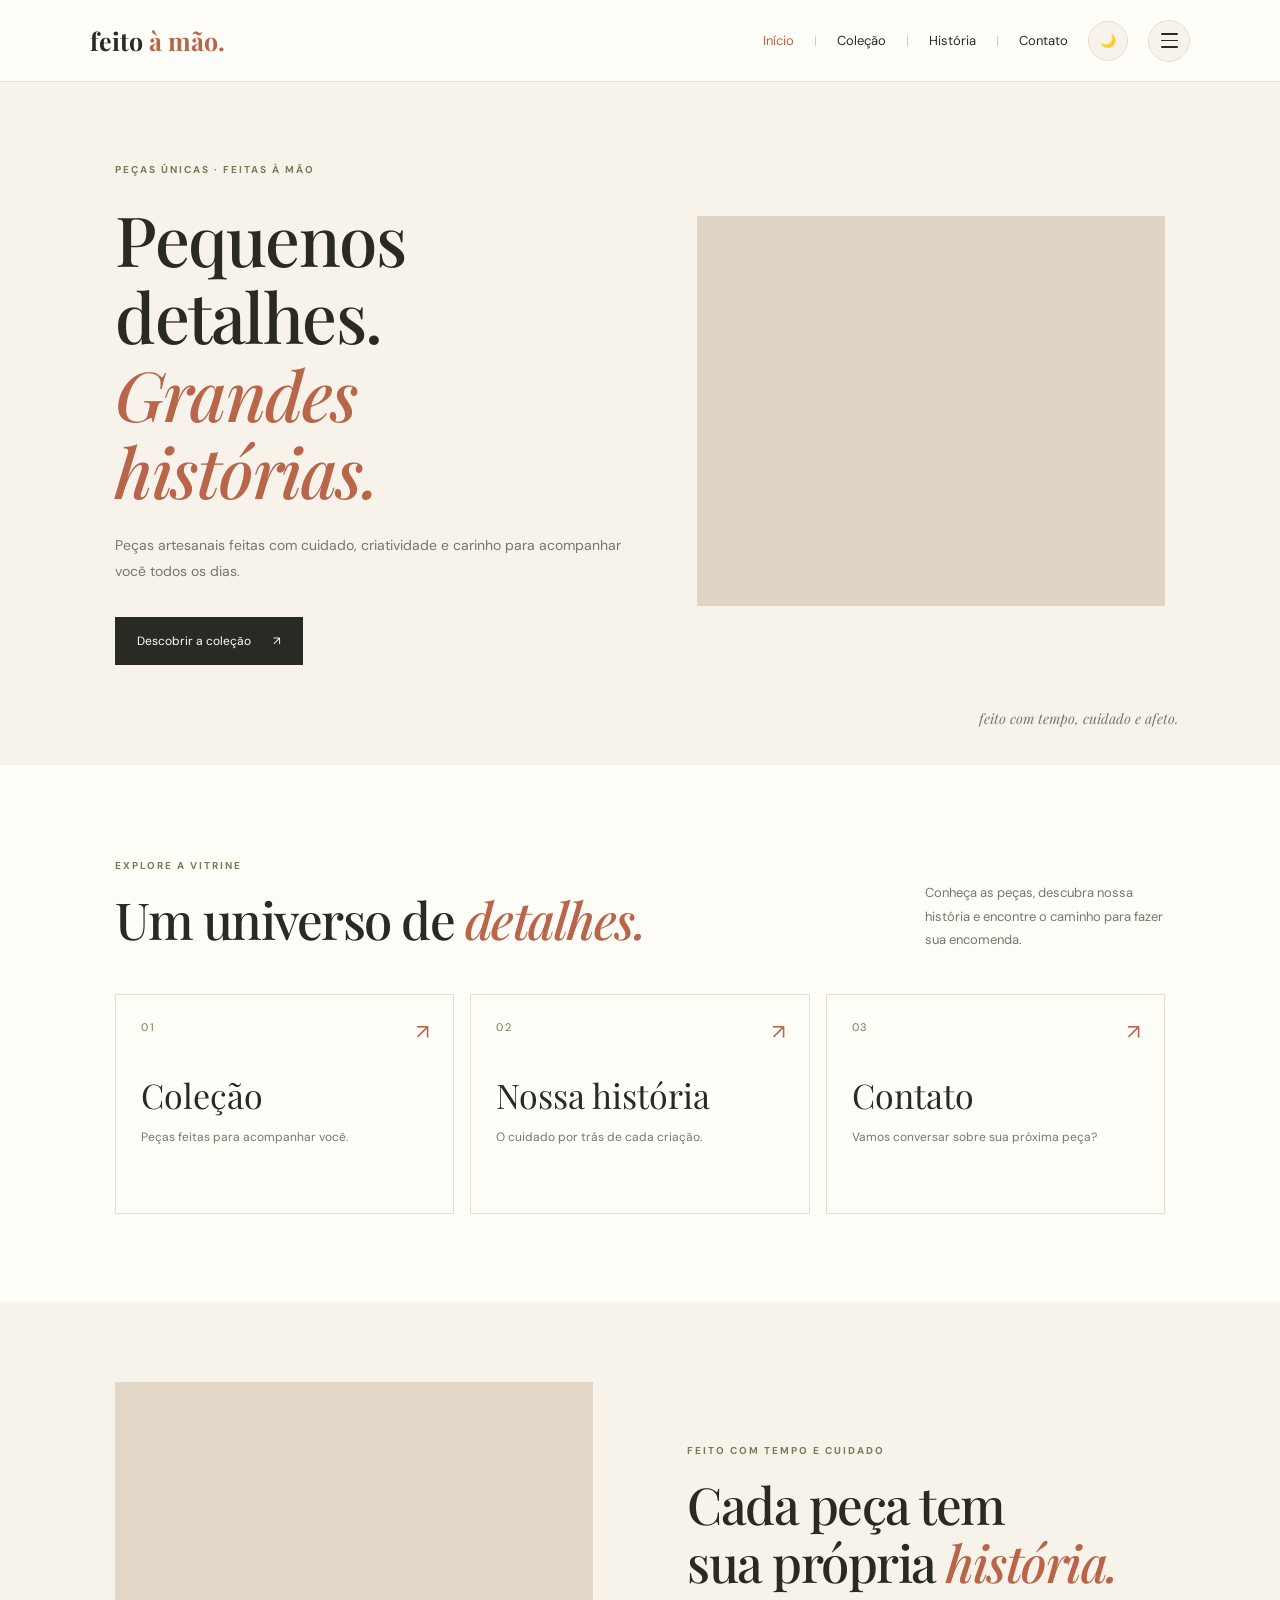
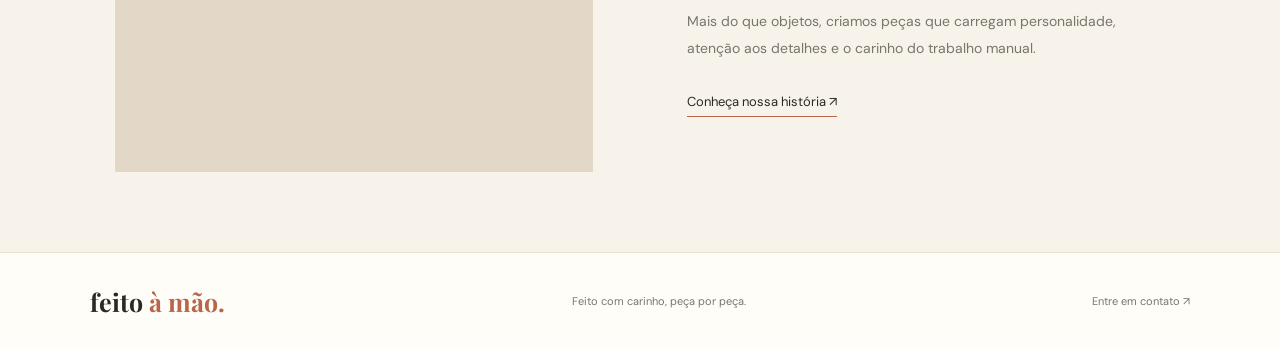
<file: index.html>
<!DOCTYPE html>
<html lang="pt-BR">
<head>
  <meta charset="UTF-8">
  <meta name="viewport" content="width=device-width, initial-scale=1">
  <meta name="theme-color" content="#f7f3eb">
  <meta name="description" content="Peças artesanais feitas com carinho. Conheça nossa coleção de bolsas, nécessaires e acessórios.">
  <title>Feito à Mão | Vitrine Artesanal</title>

  <!-- Open Graph / preview de link (WhatsApp, Telegram, etc.) -->
  <meta property="og:type" content="website">
  <meta property="og:locale" content="pt_BR">
  <meta property="og:site_name" content="Feito à Mão">
  <meta property="og:title" content="Feito à Mão | Vitrine Artesanal">
  <meta property="og:description" content="Peças artesanais feitas com carinho. Conheça nossa coleção de bolsas, nécessaires e acessórios.">
  <meta property="og:url" content="https://guilhermechieregato7-beep.github.io/website-/">
  <meta property="og:image" content="https://images.unsplash.com/photo-1452860606245-08befc0ff44b?auto=format&amp;fit=crop&amp;w=1200&amp;h=630&amp;q=80">

  <meta name="twitter:card" content="summary_large_image">
  <meta name="twitter:title" content="Feito à Mão | Vitrine Artesanal">
  <meta name="twitter:description" content="Peças artesanais feitas com carinho. Conheça nossa coleção de bolsas, nécessaires e acessórios.">
  <meta name="twitter:image" content="https://images.unsplash.com/photo-1452860606245-08befc0ff44b?auto=format&amp;fit=crop&amp;w=1200&amp;h=630&amp;q=80">

  <link rel="preconnect" href="https://fonts.googleapis.com">
  <link rel="preconnect" href="https://fonts.gstatic.com" crossorigin>
  <link href="https://fonts.googleapis.com/css2?family=DM+Sans:wght@400;500;600;700&family=Playfair+Display:ital,wght@0,500;0,600;0,700;1,500;1,600&display=swap" rel="stylesheet">
  <link rel="stylesheet" href="styles.css">
  <link rel="stylesheet" href="site.css">
  <script src="site.js" defer></script>
</head>
<body>
  <header class="header site-header">
    <a class="logo" href="index.html" aria-label="Feito à mão — início">feito <span>à mão.</span></a>
    <nav class="primary-nav" aria-label="Navegação principal">
      <a href="index.html" aria-current="page">Início</a><span class="nav-separator" aria-hidden="true">|</span>
      <a href="pages/colecao.html">Coleção</a><span class="nav-separator" aria-hidden="true">|</span>
      <a href="pages/historia.html">História</a><span class="nav-separator" aria-hidden="true">|</span>
      <a href="pages/contato.html">Contato</a>
      <button id="publicThemeToggle" class="theme-toggle" type="button" aria-label="Ativar modo escuro">🌙</button>
      <button id="menuToggle" class="menu-toggle" type="button" aria-label="Abrir menu" aria-expanded="false" aria-controls="sideDrawer"><span></span><span></span><span></span></button>
    </nav>
  </header>

  <button id="menuBackdrop" class="menu-backdrop" type="button" aria-label="Fechar menu" hidden></button>
  <aside id="sideDrawer" class="side-drawer" aria-label="Menu adicional" aria-hidden="true" inert>
    <div class="drawer-header"><span class="drawer-title">Menu</span><button id="closeMenu" class="drawer-close" type="button" aria-label="Fechar menu">×</button></div>
    <div class="drawer-content">
      <a href="admin.html" class="drawer-admin-link"><span class="drawer-link-icon" aria-hidden="true">♙</span><span>Área administrativa</span><span class="drawer-arrow" aria-hidden="true">↗</span></a>
    </div>
    <div class="drawer-footer"></div>
  </aside>

  <main>
    <section class="hero home-hero">
      <div class="hero-text">
        <span class="eyebrow reveal">PEÇAS ÚNICAS · FEITAS À MÃO</span>
        <h1 class="text-reveal">Pequenos detalhes.<br><em>Grandes histórias.</em></h1>
        <p class="reveal">Peças artesanais feitas com cuidado, criatividade e carinho para acompanhar você todos os dias.</p>
        <a class="button reveal" href="pages/colecao.html">Descobrir a coleção <span>↗</span></a>
      </div>
      <div class="hero-image reveal" role="img" aria-label="Bolsa artesanal em tons naturais"></div>
      <div class="hero-note reveal">feito com tempo, cuidado e afeto.</div>
    </section>

    <section class="home-intro site-section">
      <div class="section-heading reveal">
        <div><span class="eyebrow">EXPLORE A VITRINE</span><h2 class="text-reveal">Um universo de <em>detalhes.</em></h2></div>
        <p>Conheça as peças, descubra nossa história e encontre o caminho para fazer sua encomenda.</p>
      </div>
      <div class="destination-grid">
        <a class="destination-card reveal" href="pages/colecao.html"><span class="destination-number">01</span><span class="destination-title">Coleção</span><span class="destination-arrow">↗</span><span class="destination-caption">Peças feitas para acompanhar você.</span></a>
        <a class="destination-card reveal" href="pages/historia.html"><span class="destination-number">02</span><span class="destination-title">Nossa história</span><span class="destination-arrow">↗</span><span class="destination-caption">O cuidado por trás de cada criação.</span></a>
        <a class="destination-card reveal" href="pages/contato.html"><span class="destination-number">03</span><span class="destination-title">Contato</span><span class="destination-arrow">↗</span><span class="destination-caption">Vamos conversar sobre sua próxima peça?</span></a>
      </div>
    </section>

    <section class="home-about site-section">
      <div class="about-image reveal" role="img" aria-label="Materiais de costura e artesanato"></div>
      <div class="about-text reveal"><span class="eyebrow">FEITO COM TEMPO E CUIDADO</span><h2 class="text-reveal">Cada peça tem<br>sua própria <em>história.</em></h2><p>Mais do que objetos, criamos peças que carregam personalidade, atenção aos detalhes e o carinho do trabalho manual.</p><a class="text-link" href="pages/historia.html">Conheça nossa história ↗</a></div>
    </section>
  </main>

  <footer class="site-footer"><a class="logo" href="index.html">feito <span>à mão.</span></a><p>Feito com carinho, peça por peça.</p><a href="pages/contato.html">Entre em contato ↗</a></footer>
</body>
</html>
</file>
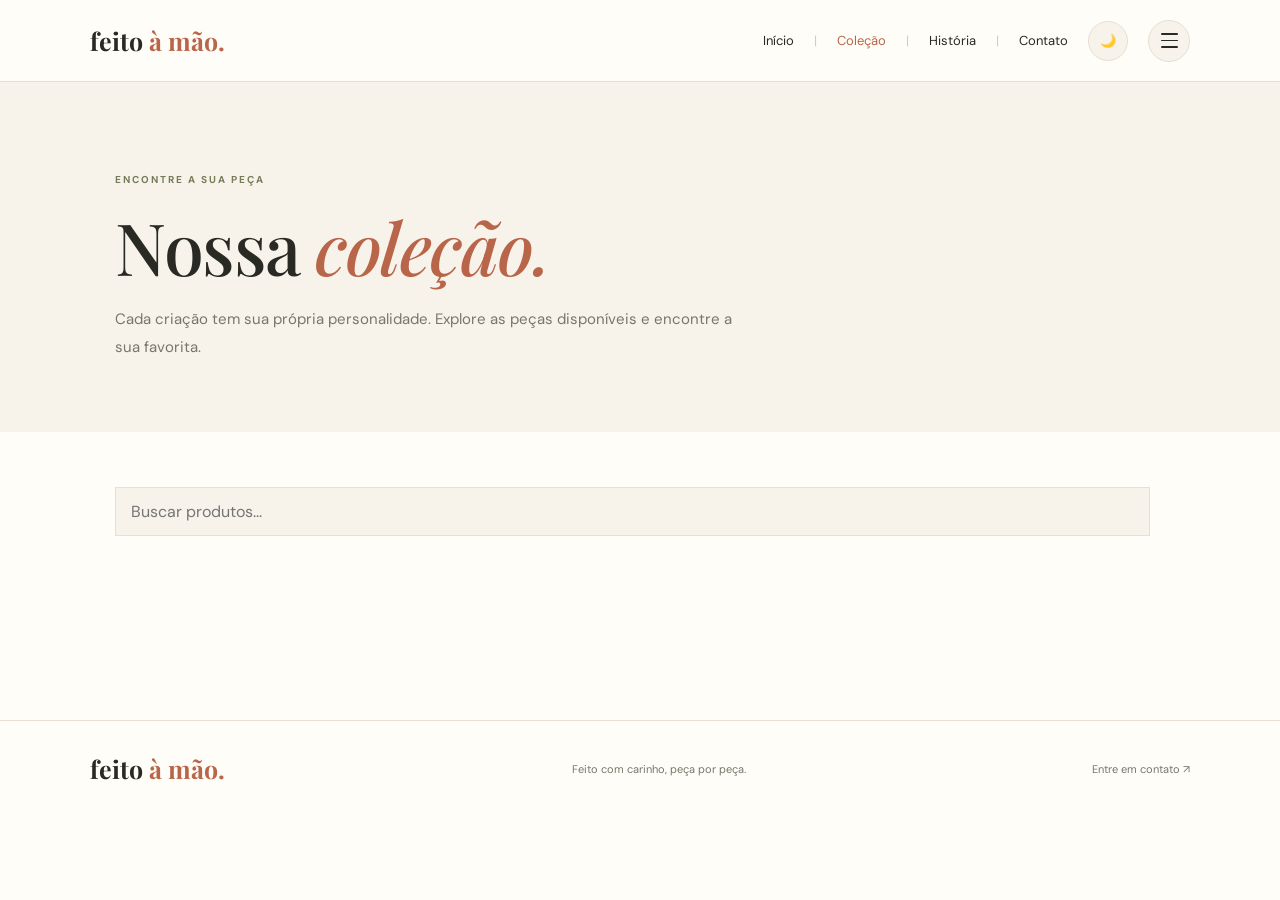
<file: pages/colecao.html>
<!DOCTYPE html>
<html lang="pt-BR">
<head>
  <meta charset="UTF-8"><meta name="viewport" content="width=device-width, initial-scale=1">
  <meta name="theme-color" content="#f7f3eb"><meta name="description" content="Explore a coleção de peças artesanais da Vitrine Artesanal.">
  <title>Coleção | Feito à Mão</title>
  <link rel="preconnect" href="https://fonts.googleapis.com"><link rel="preconnect" href="https://fonts.gstatic.com" crossorigin>
  <link href="https://fonts.googleapis.com/css2?family=DM+Sans:wght@400;500;600;700&family=Playfair+Display:ital,wght@0,500;0,600;0,700;1,500;1,600&display=swap" rel="stylesheet">
  <link rel="stylesheet" href="../styles.css"><link rel="stylesheet" href="../site.css">
  <script src="../site.js" defer></script>
</head>
<body>
<header class="header site-header"><a class="logo" href="../index.html">feito <span>à mão.</span></a>
<nav class="primary-nav" aria-label="Navegação principal"><a href="../index.html">Início</a><span class="nav-separator">|</span><a href="colecao.html" aria-current="page">Coleção</a><span class="nav-separator">|</span><a href="historia.html">História</a><span class="nav-separator">|</span><a href="contato.html">Contato</a><button id="publicThemeToggle" class="theme-toggle" type="button" aria-label="Ativar modo escuro">🌙</button><button id="menuToggle" class="menu-toggle" type="button" aria-label="Abrir menu" aria-expanded="false" aria-controls="sideDrawer"><span></span><span></span><span></span></button></nav></header>
<button id="menuBackdrop" class="menu-backdrop" type="button" aria-label="Fechar menu" hidden></button>
<aside id="sideDrawer" class="side-drawer" aria-label="Menu adicional" aria-hidden="true" inert><div class="drawer-header"><span class="drawer-title">Menu</span><button id="closeMenu" class="drawer-close" type="button" aria-label="Fechar menu">×</button></div><div class="drawer-content"><a href="../admin.html" class="drawer-admin-link"><span class="drawer-link-icon">♙</span><span>Área administrativa</span><span class="drawer-arrow">↗</span></a></div><div class="drawer-footer"></div></aside>
<main class="inner-page">
  <section class="page-hero"><span class="eyebrow reveal">ENCONTRE A SUA PEÇA</span><h1 class="text-reveal">Nossa <em>coleção.</em></h1><p class="reveal">Cada criação tem sua própria personalidade. Explore as peças disponíveis e encontre a sua favorita.</p></section>
  <section class="collection-section">
    <div class="filters reveal"><input id="search" type="search" placeholder="Buscar produtos..." aria-label="Buscar produtos"><div id="categories" class="categories"></div></div>
    <div id="products" class="products"></div><p id="empty" class="empty" hidden>Nenhum produto encontrado. Tente outra busca.</p>
    <p id="collectionStatus" class="collection-status" aria-live="polite"></p>
  </section>
</main>
<footer class="site-footer"><a class="logo" href="../index.html">feito <span>à mão.</span></a><p>Feito com carinho, peça por peça.</p><a href="contato.html">Entre em contato ↗</a></footer>
<dialog id="product-dialog" class="product-dialog site-product-dialog"><button id="close-dialog" class="close-dialog" aria-label="Fechar">×</button><div id="dialog-content"></div></dialog>
</body></html>
</file>
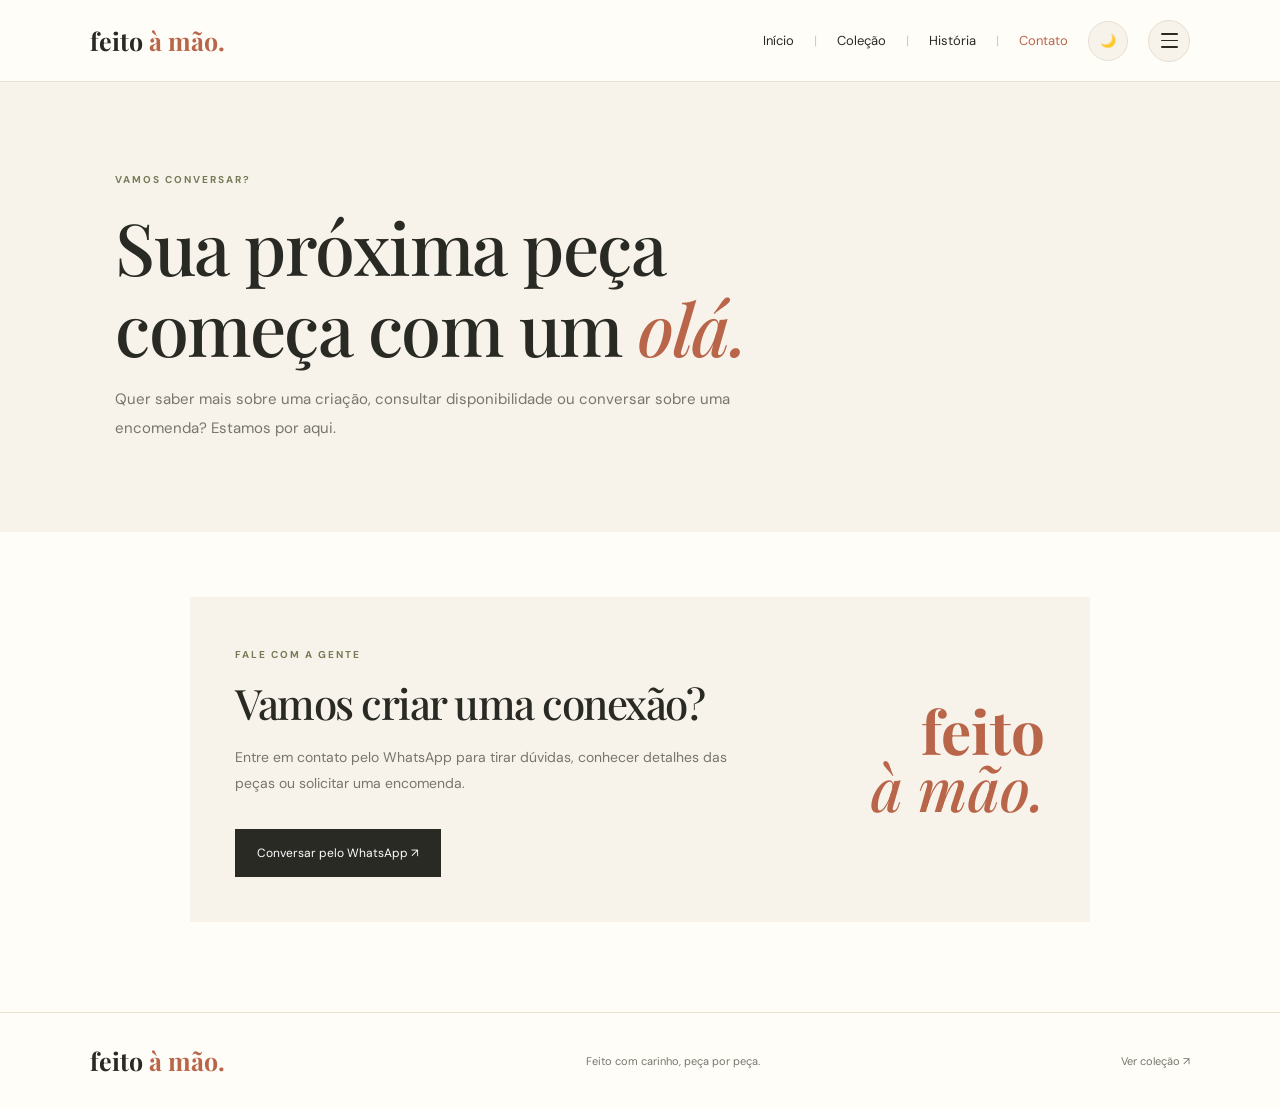
<file: pages/contato.html>
<!DOCTYPE html>
<html lang="pt-BR"><head><meta charset="UTF-8"><meta name="viewport" content="width=device-width, initial-scale=1"><meta name="theme-color" content="#f7f3eb"><title>Contato | Feito à Mão</title>
<link rel="preconnect" href="https://fonts.googleapis.com"><link rel="preconnect" href="https://fonts.gstatic.com" crossorigin><link href="https://fonts.googleapis.com/css2?family=DM+Sans:wght@400;500;600;700&family=Playfair+Display:ital,wght@0,500;0,600;0,700;1,500;1,600&display=swap" rel="stylesheet"><link rel="stylesheet" href="../styles.css"><link rel="stylesheet" href="../site.css"><script src="../site.js" defer></script></head>
<body>
<header class="header site-header"><a class="logo" href="../index.html">feito <span>à mão.</span></a><nav class="primary-nav" aria-label="Navegação principal"><a href="../index.html">Início</a><span class="nav-separator">|</span><a href="colecao.html">Coleção</a><span class="nav-separator">|</span><a href="historia.html">História</a><span class="nav-separator">|</span><a href="contato.html" aria-current="page">Contato</a><button id="publicThemeToggle" class="theme-toggle" type="button" aria-label="Ativar modo escuro">🌙</button><button id="menuToggle" class="menu-toggle" type="button" aria-label="Abrir menu" aria-expanded="false" aria-controls="sideDrawer"><span></span><span></span><span></span></button></nav></header>
<button id="menuBackdrop" class="menu-backdrop" type="button" aria-label="Fechar menu" hidden></button><aside id="sideDrawer" class="side-drawer" aria-label="Menu adicional" aria-hidden="true" inert><div class="drawer-header"><span class="drawer-title">Menu</span><button id="closeMenu" class="drawer-close" type="button" aria-label="Fechar menu">×</button></div><div class="drawer-content"><a href="../admin.html" class="drawer-admin-link"><span class="drawer-link-icon">♙</span><span>Área administrativa</span><span class="drawer-arrow">↗</span></a></div><div class="drawer-footer"></div></aside>
<main class="inner-page contact-page"><section class="page-hero"><span class="eyebrow reveal">VAMOS CONVERSAR?</span><h1 class="text-reveal">Sua próxima peça<br>começa com um <em>olá.</em></h1><p class="reveal">Quer saber mais sobre uma criação, consultar disponibilidade ou conversar sobre uma encomenda? Estamos por aqui.</p></section>
<section class="contact-panel reveal"><div><span class="eyebrow">FALE COM A GENTE</span><h2>Vamos criar uma conexão?</h2><p>Entre em contato pelo WhatsApp para tirar dúvidas, conhecer detalhes das peças ou solicitar uma encomenda.</p><a class="button" id="contact-link" href="https://wa.me/5516999957070" target="_blank" rel="noopener noreferrer">Conversar pelo WhatsApp ↗</a></div><div class="contact-mark" aria-hidden="true">feito<br><em>à mão.</em></div></section></main>
<footer class="site-footer"><a class="logo" href="../index.html">feito <span>à mão.</span></a><p>Feito com carinho, peça por peça.</p><a href="colecao.html">Ver coleção ↗</a></footer></body></html>
</file>
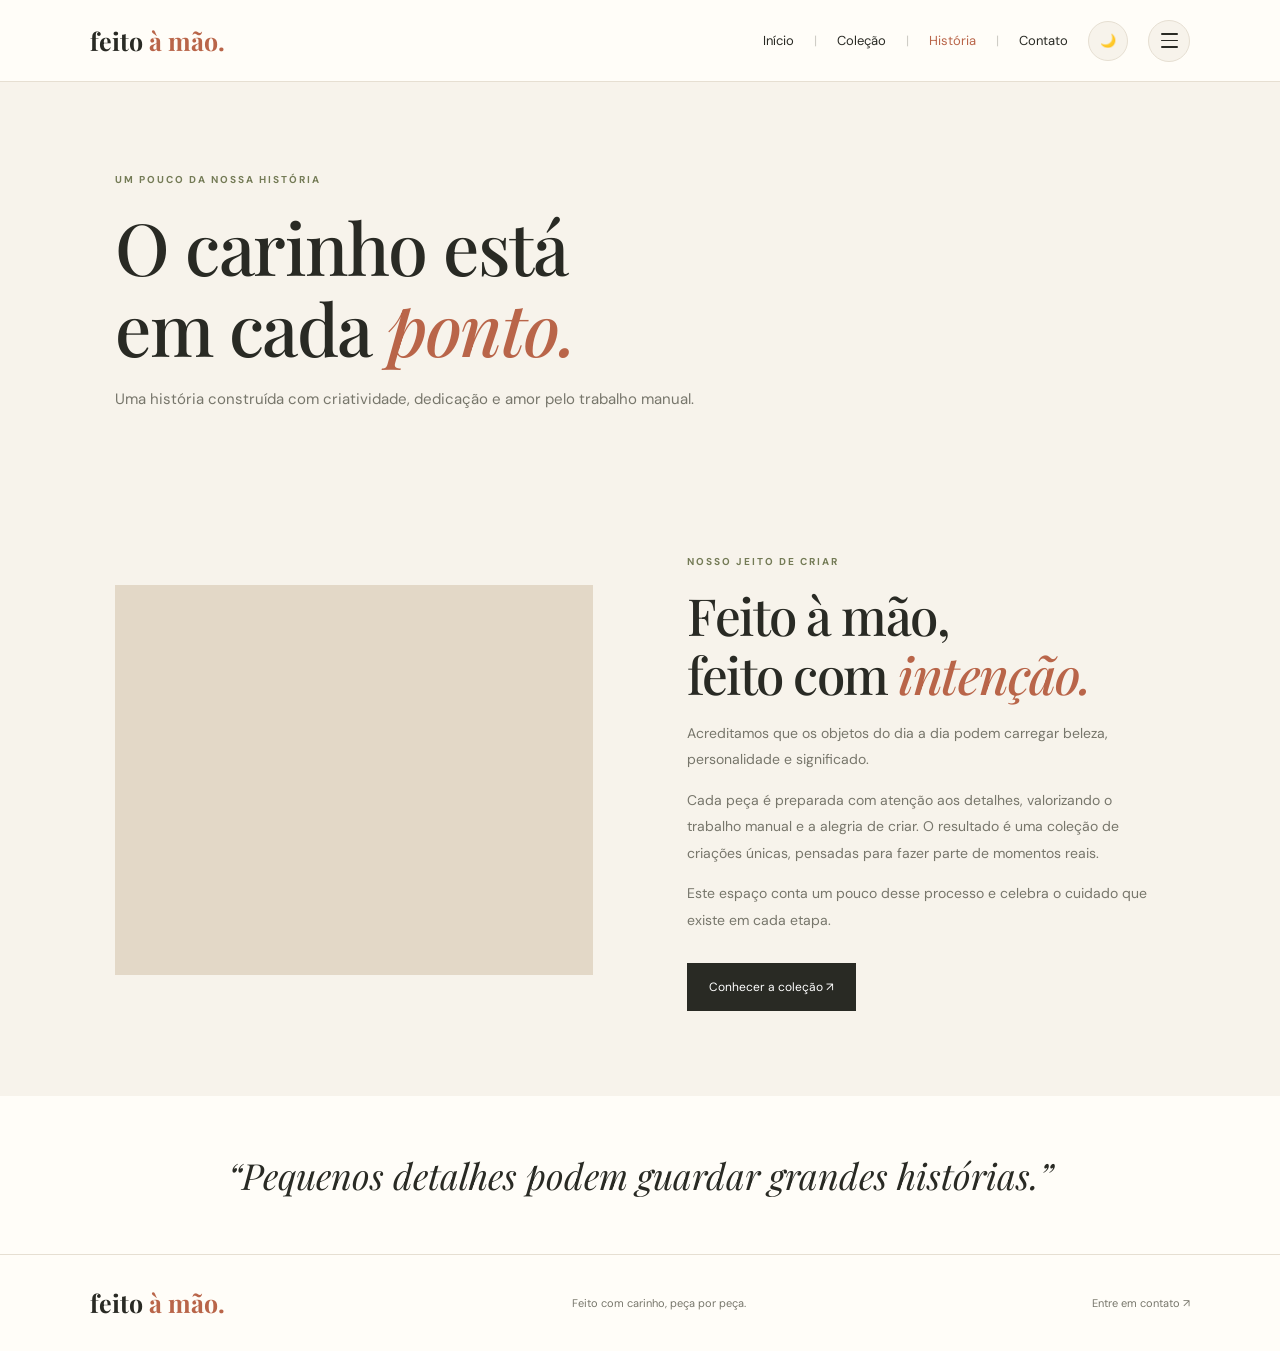
<file: pages/historia.html>
<!DOCTYPE html>
<html lang="pt-BR"><head><meta charset="UTF-8"><meta name="viewport" content="width=device-width, initial-scale=1"><meta name="theme-color" content="#f7f3eb"><title>Nossa história | Feito à Mão</title>
<link rel="preconnect" href="https://fonts.googleapis.com"><link rel="preconnect" href="https://fonts.gstatic.com" crossorigin><link href="https://fonts.googleapis.com/css2?family=DM+Sans:wght@400;500;600;700&family=Playfair+Display:ital,wght@0,500;0,600;0,700;1,500;1,600&display=swap" rel="stylesheet"><link rel="stylesheet" href="../styles.css"><link rel="stylesheet" href="../site.css"><script src="../site.js" defer></script></head>
<body>
<header class="header site-header"><a class="logo" href="../index.html">feito <span>à mão.</span></a><nav class="primary-nav" aria-label="Navegação principal"><a href="../index.html">Início</a><span class="nav-separator">|</span><a href="colecao.html">Coleção</a><span class="nav-separator">|</span><a href="historia.html" aria-current="page">História</a><span class="nav-separator">|</span><a href="contato.html">Contato</a><button id="publicThemeToggle" class="theme-toggle" type="button" aria-label="Ativar modo escuro">🌙</button><button id="menuToggle" class="menu-toggle" type="button" aria-label="Abrir menu" aria-expanded="false" aria-controls="sideDrawer"><span></span><span></span><span></span></button></nav></header>
<button id="menuBackdrop" class="menu-backdrop" type="button" aria-label="Fechar menu" hidden></button><aside id="sideDrawer" class="side-drawer" aria-label="Menu adicional" aria-hidden="true" inert><div class="drawer-header"><span class="drawer-title">Menu</span><button id="closeMenu" class="drawer-close" type="button" aria-label="Fechar menu">×</button></div><div class="drawer-content"><a href="../admin.html" class="drawer-admin-link"><span class="drawer-link-icon">♙</span><span>Área administrativa</span><span class="drawer-arrow">↗</span></a></div><div class="drawer-footer"></div></aside>
<main class="inner-page">
<section class="page-hero"><span class="eyebrow reveal">UM POUCO DA NOSSA HISTÓRIA</span><h1 class="text-reveal">O carinho está<br>em cada <em>ponto.</em></h1><p class="reveal">Uma história construída com criatividade, dedicação e amor pelo trabalho manual.</p></section>
<section class="story-layout"><div class="story-image reveal" role="img" aria-label="Ateliê e materiais de costura"></div><div class="story-copy reveal"><span class="eyebrow">NOSSO JEITO DE CRIAR</span><h2 class="text-reveal">Feito à mão,<br>feito com <em>intenção.</em></h2><p>Acreditamos que os objetos do dia a dia podem carregar beleza, personalidade e significado.</p><p>Cada peça é preparada com atenção aos detalhes, valorizando o trabalho manual e a alegria de criar. O resultado é uma coleção de criações únicas, pensadas para fazer parte de momentos reais.</p><p>Este espaço conta um pouco desse processo e celebra o cuidado que existe em cada etapa.</p><a class="button" href="colecao.html">Conhecer a coleção ↗</a></div></section>
<section class="quote-band reveal"><p>“Pequenos detalhes podem guardar grandes histórias.”</p></section>
</main><footer class="site-footer"><a class="logo" href="../index.html">feito <span>à mão.</span></a><p>Feito com carinho, peça por peça.</p><a href="contato.html">Entre em contato ↗</a></footer></body></html>
</file>
<file: styles.css>
:root {
  --cream: #f7f3eb;
  --paper: #fffdf8;
  --ink: #292a24;
  --muted: #77766b;
  --clay: #b96549;
  --olive: #747b56;
  --line: #e6dfd2;
  --serif: "Playfair Display", Georgia, serif;
  --sans: "DM Sans", Arial, sans-serif;
}

* { box-sizing: border-box; }

html {
  scroll-behavior: smooth;
  scroll-padding-top: 85px;
}

body {
  margin: 0;
  background: var(--paper);
  color: var(--ink);
  font-family: var(--sans);
}

a { color: inherit; text-decoration: none; }
button, input { font: inherit; }

.header {
  min-height: 76px;
  padding: 18px 7%;
  display: flex;
  justify-content: space-between;
  align-items: center;
  gap: 20px;
  border-bottom: 1px solid var(--line);
  background: var(--paper);
}

.logo {
  font-family: var(--serif);
  font-size: 25px;
  font-weight: 700;
  white-space: nowrap;
}

.logo span { color: var(--clay); }

nav { display: flex; gap: 25px; font-size: 13px; }
nav a:hover, footer a:hover { color: var(--clay); }

.hero {
  position: relative;
  display: grid;
  grid-template-columns: 1fr 0.9fr;
  align-items: center;
  gap: 6%;
  padding: 75px 9% 100px;
  background: var(--cream);
}

.hero-text { max-width: 520px; }
.eyebrow {
  color: var(--olive);
  font-size: 10px;
  letter-spacing: 2px;
  font-weight: 700;
}

h1, h2 {
  font-family: var(--serif);
  font-weight: 500;
  letter-spacing: -1.5px;
}

h1 { font-size: clamp(42px, 5.4vw, 72px); line-height: 1.12; margin: 22px 0; }
h2 { font-size: clamp(34px, 4vw, 51px); line-height: 1.15; margin: 16px 0; }
h1 em, h2 em { color: var(--clay); font-weight: 500; }

.hero-text p, .about-text p, .contact p {
  color: var(--muted);
  line-height: 1.9;
  font-size: 14px;
}

.button {
  display: inline-flex;
  align-items: center;
  justify-content: center;
  gap: 22px;
  padding: 15px 21px;
  background: var(--ink);
  color: white;
  font-size: 12px;
  margin-top: 18px;
  border: 1px solid var(--ink);
  transition: background .2s, transform .2s;
}

.button:hover { background: var(--clay); border-color: var(--clay); transform: translateY(-2px); }

.hero-image {
  min-height: 390px;
  background: #e0d5c5 url("https://images.unsplash.com/photo-1553062407-98eeb64c6a62?auto=format&fit=crop&w=1000&q=85") center/cover;
}

.hero-note {
  position: absolute;
  right: 8%;
  bottom: 37px;
  font-family: var(--serif);
  font-style: italic;
  color: var(--muted);
  font-size: 14px;
}

.section { padding: 90px 9%; }

.section-heading {
  display: flex;
  align-items: end;
  justify-content: space-between;
  gap: 25px;
  margin-bottom: 30px;
}

.section-heading p { max-width: 240px; color: var(--muted); font-size: 13px; line-height: 1.8; }

.filters { display: flex; flex-wrap: wrap; gap: 15px; margin-bottom: 30px; }

#search {
  flex: 1;
  min-width: 180px;
  padding: 13px 15px;
  background: var(--cream);
  border: 1px solid var(--line);
  outline-color: var(--clay);
}

.categories { display: flex; flex-wrap: wrap; gap: 8px; }

.category-button {
  padding: 12px 15px;
  border: 1px solid var(--line);
  background: transparent;
  cursor: pointer;
  font-size: 12px;
}

.category-button.active, .category-button:hover {
  background: var(--olive);
  color: white;
  border-color: var(--olive);
}

.products {
  display: grid;
  grid-template-columns: repeat(3, minmax(0, 1fr));
  gap: 30px 20px;
}

.product-card { min-width: 0; cursor: pointer; }

.product-image {
  position: relative;
  aspect-ratio: 4 / 4.6;
  overflow: hidden;
  background: var(--cream);
}

.product-image img {
  width: 100%;
  height: 100%;
  object-fit: cover;
  transition: transform .4s;
}

.product-card:hover img { transform: scale(1.04); }

.product-status {
  position: absolute;
  top: 12px;
  left: 12px;
  padding: 7px 9px;
  background: var(--paper);
  font-size: 10px;
}

.product-info { padding: 15px 2px; }
.product-info h3 { margin: 0 0 7px; font-family: var(--serif); font-size: 20px; font-weight: 500; }
.product-info p { margin: 0; color: var(--muted); font-size: 12px; }
.product-price { display: block; margin-top: 12px; font-weight: 700; font-size: 14px; }

.empty { color: var(--muted); text-align: center; padding: 35px; }

.about {
  display: grid;
  grid-template-columns: 1fr 1fr;
  align-items: center;
  gap: 9%;
  background: var(--cream);
}

.about-image {
  min-height: 400px;
  background: #e3d8c7 url("https://images.unsplash.com/photo-1452860606245-08befc0ff44b?auto=format&fit=crop&w=1000&q=85") center/cover;
}

.about-text { max-width: 440px; }
.text-link { display: inline-block; margin-top: 18px; border-bottom: 1px solid var(--clay); padding-bottom: 6px; font-size: 13px; }

.contact { text-align: center; max-width: 760px; margin: auto; }
.contact p { max-width: 520px; margin: 0 auto; }

footer {
  padding: 30px 7%;
  display: flex;
  align-items: center;
  justify-content: space-between;
  gap: 20px;
  border-top: 1px solid var(--line);
}

footer p, footer > a:last-child { font-size: 11px; color: var(--muted); }

.product-dialog {
  border: 0;
  padding: 30px;
  width: min(560px, calc(100% - 28px));
  max-height: 90vh;
  overflow: auto;
  background: var(--paper);
  color: var(--ink);
}

.product-dialog::backdrop { background: #171711b8; }

.close-dialog {
  float: right;
  border: 0;
  background: transparent;
  font-size: 30px;
  cursor: pointer;
}

.dialog-image { width: 100%; max-height: 340px; object-fit: cover; }
.dialog-description { color: var(--muted); line-height: 1.8; }

@media (max-width: 700px) {
  .header { padding: 17px 5%; flex-wrap: wrap; }
  .logo { font-size: 23px; }
  nav { gap: 14px; font-size: 11px; }
  .hero { grid-template-columns: 1fr; padding: 55px 6% 75px; gap: 30px; }
  .hero-image { min-height: 290px; }
  .hero-note { right: 6%; bottom: 25px; font-size: 12px; }
  .section { padding: 65px 6%; }
  .section-heading { align-items: start; flex-direction: column; gap: 0; }
  .products { grid-template-columns: repeat(2, minmax(0, 1fr)); gap: 23px 13px; }
  .product-info h3 { font-size: 17px; }
  .about { grid-template-columns: 1fr; gap: 35px; }
  .about-image { min-height: 280px; }
  footer { padding: 25px 6%; flex-wrap: wrap; }
  footer p { order: 3; width: 100%; }
}

@media (max-width: 380px) {
  nav { gap: 9px; }
  .products { grid-template-columns: 1fr; }
  .product-image { aspect-ratio: 4 / 3.5; }
}

@media (prefers-reduced-motion: reduce) {
  *, *::before, *::after {
    scroll-behavior: auto !important;
    transition-duration: .01ms !important;
    animation-duration: .01ms !important;
  }
}





/* Alternância de tema da vitrine */

:root[data-public-theme="dark"] {
  color-scheme: dark;
  --cream: #1b1921;
  --paper: #121117;
  --ink: #f1edf5;
  --muted: #b3aab9;
  --clay: #d4a0bd;
  --olive: #a4b58b;
  --line: #38323d;
}

:root[data-public-theme="dark"] .hero,
:root[data-public-theme="dark"] .about {
  background-color: var(--cream);
}

:root[data-public-theme="dark"] #search {
  background: var(--cream);
  color: var(--ink);
  border-color: var(--line);
}

:root[data-public-theme="dark"] .category-button {
  color: var(--ink);
  border-color: var(--line);
}

:root[data-public-theme="dark"] .category-button.active,
:root[data-public-theme="dark"] .category-button:hover {
  background: var(--olive);
  color: #121117;
  border-color: var(--olive);
}

:root[data-public-theme="dark"] .product-status {
  background: #24212b;
  color: var(--ink);
}

:root[data-public-theme="dark"] .product-dialog {
  background: var(--paper);
  color: var(--ink);
}

.theme-toggle {
  display: inline-grid;
  place-items: center;
  width: 40px;
  height: 40px;
  flex-shrink: 0;
  border: 1px solid var(--line);
  border-radius: 50%;
  background: var(--cream);
  color: var(--ink);
  cursor: pointer;
  transition: transform .2s, background .2s;
}

.theme-toggle:hover {
  transform: rotate(8deg);
}

@media (max-width: 700px) {
  .header nav {
    align-items: center;
  }

  .theme-toggle {
    width: 36px;
    height: 36px;
  }
}














/* Botão rosa no modo escuro */
:root[data-public-theme="dark"] .button,
:root[data-public-theme="dark"] .button:hover,
:root[data-public-theme="dark"] .button:active,
:root[data-public-theme="dark"] .button:focus {
    background: #D4A0BD !important;
    border-color: #D4A0BD !important;
    color: #211923 !important;
    transform: none;
}

/* Transição suave */
.button {
    transition: background .2s ease,
                border-color .2s ease,
                transform .2s ease;
}




/* =========================================
   NAVEGAÇÃO HORIZONTAL
========================================= */

.header {
  position: relative;
  z-index: 30;
}

.primary-nav {
  display: flex;
  align-items: center;
  gap: 15px;
  font-size: 13px;
}

.primary-nav .nav-separator {
  color: var(--muted);
  opacity: 0.35;
  font-weight: 400;
  user-select: none;
}

.primary-nav a {
  transition: color 0.2s ease;
}

.primary-nav a:hover {
  color: var(--clay);
}


/* =========================================
   BOTÃO DO MENU
========================================= */

.menu-toggle {
  display: inline-flex;
  width: 42px;
  height: 42px;

  padding: 10px;

  flex-direction: column;
  justify-content: center;
  align-items: center;

  gap: 5px;

  border: 1px solid var(--line);
  border-radius: 50%;

  background: var(--cream);
  color: var(--ink);

  cursor: pointer;

  transition:
    background 0.2s ease,
    transform 0.2s ease;
}

.menu-toggle:hover {
  background: var(--line);
  transform: translateY(-1px);
}

.menu-toggle span {
  display: block;

  width: 17px;
  height: 1.5px;

  border-radius: 2px;
  background: currentColor;

  transition:
    transform 0.25s ease,
    opacity 0.2s ease;
}


/* =========================================
   FUNDO ESCURECIDO
========================================= */

.menu-backdrop {
  position: fixed;
  inset: 0;

  z-index: 90;

  border: none;

  background: rgba(24, 22, 20, 0.42);

  opacity: 0;

  transition: opacity 0.3s ease;
}

.menu-backdrop[hidden] {
  display: none;
}

.menu-backdrop.is-visible {
  opacity: 1;
}


/* =========================================
   GAVETA LATERAL
========================================= */

.side-drawer {
  position: fixed;

  top: 0;
  right: 0;

  z-index: 100;

  display: flex;
  flex-direction: column;

  width: min(390px, 82vw);
  height: 100vh;
  height: 100dvh;

  padding: 27px 25px;

  background: var(--cream);
  color: var(--ink);

  border-left: 1px solid var(--line);

  box-shadow:
    -18px 0 55px rgba(25, 20, 15, 0.12);

  transform: translateX(105%);

  visibility: hidden;

  transition:
    transform 0.32s cubic-bezier(0.22, 0.75, 0.25, 1),
    visibility 0.32s;
}

.side-drawer.is-open {
  transform: translateX(0);
  visibility: visible;
}


/* =========================================
   CABEÇALHO DA GAVETA
========================================= */

.drawer-header {
  display: flex;

  align-items: center;
  justify-content: space-between;

  padding-bottom: 20px;

  border-bottom: 1px solid var(--line);
}

.drawer-title {
  font-family: var(--serif);
  font-size: 23px;
  font-weight: 600;
}

.drawer-close {
  display: grid;
  place-items: center;

  width: 36px;
  height: 36px;

  border: none;
  border-radius: 50%;

  background: transparent;
  color: var(--ink);

  font-size: 29px;
  line-height: 1;

  cursor: pointer;

  transition:
    background 0.2s ease,
    transform 0.2s ease;
}

.drawer-close:hover {
  background: var(--line);
  transform: rotate(90deg);
}


/* =========================================
   CONTEÚDO DA GAVETA
========================================= */

.drawer-content {
  padding: 18px 0;
}

.drawer-admin-link {
  display: flex;
  align-items: center;

  gap: 12px;

  min-height: 54px;

  padding: 12px 4px;

  border-bottom: 1px solid var(--line);

  font-size: 14px;

  transition:
    color 0.2s ease,
    padding 0.2s ease;
}

.drawer-admin-link:hover {
  color: var(--clay);
  padding-left: 9px;
}

.drawer-link-icon {
  display: grid;
  place-items: center;

  width: 30px;
  height: 30px;

  border: 1px solid var(--line);
  border-radius: 50%;

  font-size: 17px;
}

.drawer-arrow {
  margin-left: auto;

  color: var(--muted);
  font-size: 17px;
}

.drawer-footer {
  margin-top: auto;

  border-top: 1px solid var(--line);

  min-height: 1px;
}


/* =========================================
   ESTADO ABERTO
========================================= */

body.drawer-open {
  overflow: hidden;
}


/* =========================================
   RESPONSIVIDADE
========================================= */

@media (max-width: 700px) {

  .header {
    align-items: flex-start;
    flex-direction: column;
    gap: 22px;
  }

  .primary-nav {
    width: 100%;

    justify-content: space-between;

    gap: 9px;

    font-size: 12px;
  }

  .menu-toggle {
    width: 38px;
    height: 38px;

    flex-shrink: 0;
  }

  .side-drawer {
    width: min(360px, 84vw);
    padding: 24px 21px;
  }

}

@media (max-width: 380px) {

  .primary-nav {
    gap: 6px;
    font-size: 10px;
  }

  .primary-nav .nav-separator {
    font-size: 10px;
  }

}


/* =========================================
   ACESSIBILIDADE
========================================= */

@media (prefers-reduced-motion: reduce) {

  .side-drawer,
  .menu-backdrop,
  .drawer-close,
  .menu-toggle,
  .drawer-admin-link {
    transition: none !important;
  }

}
</file>
<file: site.css>
/* Vitrine Artesanal — navegação multipágina e animações */
@view-transition { navigation: auto; }
:root {
  --cream: #f7f3eb;
  --paper: #fffdf8;
  --ink: #292a24;
  --muted: #77766b;
  --clay: #b96549;
  --olive: #747b56;
  --line: #e6dfd2;
  --serif: "Playfair Display", Georgia, serif;
  --sans: "DM Sans", Arial, sans-serif;
}
:root[data-public-theme="dark"] {
  color-scheme: dark;
  --cream: #1b1921; --paper: #121117; --ink: #f1edf5;
  --muted: #b3aab9; --clay: #d4a0bd; --olive: #a4b58b; --line: #38323d;
}
body { background: var(--paper); color: var(--ink); }
.site-header { position: relative; z-index: 30; min-height: 82px; align-items: center; }
.primary-nav { display:flex; align-items:center; justify-content:flex-end; gap:clamp(8px,1.6vw,20px); }
.primary-nav a { white-space:nowrap; font-size:13px; transition:color .2s ease; }
.primary-nav a:hover, .primary-nav a[aria-current="page"] { color:var(--clay); }
.nav-separator { color:var(--muted); opacity:.34; user-select:none; }
.theme-toggle { display:inline-grid; place-items:center; width:40px; height:40px; flex:none; border:1px solid var(--line); border-radius:50%; background:var(--cream); color:var(--ink); cursor:pointer; transition:transform .25s,background .25s; }
.theme-toggle:hover { transform:rotate(10deg); }
.menu-toggle { display:inline-flex; width:42px; height:42px; flex:none; padding:10px; flex-direction:column; justify-content:center; align-items:center; gap:5px; border:1px solid var(--line); border-radius:50%; background:var(--cream); color:var(--ink); cursor:pointer; }
.menu-toggle span { width:17px; height:1.5px; background:currentColor; border-radius:2px; }
.menu-backdrop { position:fixed; inset:0; z-index:90; border:0; background:rgba(24,22,20,.46); opacity:0; transition:opacity .32s ease; }
.menu-backdrop[hidden] { display:none; }
.menu-backdrop.is-visible { opacity:1; }
.side-drawer { position:fixed; inset:0 0 0 auto; z-index:100; display:flex; flex-direction:column; width:min(390px,82vw); height:100vh; height:100dvh; padding:27px 25px; background:var(--cream); color:var(--ink); border-left:1px solid var(--line); box-shadow:-18px 0 55px rgba(25,20,15,.12); transform:translateX(105%); visibility:hidden; transition:transform .34s cubic-bezier(.22,.75,.25,1),visibility .34s; }
.side-drawer.is-open { transform:translateX(0); visibility:visible; }
.drawer-header { display:flex; align-items:center; justify-content:space-between; padding-bottom:20px; border-bottom:1px solid var(--line); }
.drawer-title { font-family:var(--serif); font-size:23px; font-weight:600; }
.drawer-close { display:grid; place-items:center; width:36px; height:36px; border:0; border-radius:50%; background:transparent; color:var(--ink); font-size:29px; cursor:pointer; transition:background .2s,transform .2s; }
.drawer-close:hover { background:var(--line); transform:rotate(90deg); }
.drawer-content { padding:18px 0; }
.drawer-admin-link { display:flex; align-items:center; gap:12px; min-height:54px; padding:12px 4px; border-bottom:1px solid var(--line); font-size:14px; transition:color .2s,padding .2s; }
.drawer-admin-link:hover { color:var(--clay); padding-left:9px; }
.drawer-link-icon { display:grid; place-items:center; width:30px; height:30px; border:1px solid var(--line); border-radius:50%; font-size:17px; }
.drawer-arrow { margin-left:auto; color:var(--muted); font-size:17px; }
.drawer-footer { margin-top:auto; min-height:1px; border-top:1px solid var(--line); }
body.drawer-open { overflow:hidden; }
.home-hero { min-height:570px; }
.home-intro, .site-section { padding:88px 9%; }
.destination-grid { display:grid; grid-template-columns:repeat(3,minmax(0,1fr)); gap:16px; }
.destination-card { position:relative; display:flex; min-height:220px; flex-direction:column; padding:25px; border:1px solid var(--line); background:var(--paper); transition:transform .3s,border-color .3s,background .3s; }
.destination-card:hover { transform:translateY(-5px); border-color:var(--clay); background:var(--cream); }
.destination-number { color:var(--olive); font-size:11px; letter-spacing:1.5px; }
.destination-title { margin-top:38px; font-family:var(--serif); font-size:clamp(23px,2.7vw,34px); }
.destination-arrow { position:absolute; top:23px; right:24px; color:var(--clay); font-size:21px; }
.destination-caption { margin-top:9px; color:var(--muted); font-size:12px; line-height:1.7; }
.home-about, .story-layout { display:grid; grid-template-columns:1fr 1fr; align-items:center; gap:9%; padding:80px 9%; background:var(--cream); }
.about-image, .story-image { min-height:390px; background:#e3d8c7 url("https://images.unsplash.com/photo-1452860606245-08befc0ff44b?auto=format&fit=crop&w=1000&q=85") center/cover; }
.about-text { max-width:470px; }
.about-text p, .story-copy p, .contact-panel p { color:var(--muted); font-size:14px; line-height:1.9; }
.site-footer { padding:30px 7%; display:flex; align-items:center; justify-content:space-between; gap:20px; border-top:1px solid var(--line); background:var(--paper); }
.site-footer p, .site-footer>a:last-child { color:var(--muted); font-size:11px; }
.inner-page { min-height:65vh; }
.page-hero { padding:85px 9% 55px; background:var(--cream); }
.page-hero h1 { margin:18px 0; font-size:clamp(43px,6vw,72px); }
.page-hero h1 em, .story-copy h2 em { color:var(--clay); }
.page-hero p { max-width:620px; color:var(--muted); font-size:15px; line-height:1.9; }
.collection-section { padding:55px 9% 90px; }
.collection-section .filters { display:flex; flex-wrap:wrap; gap:15px; margin-bottom:30px; }
.collection-section #search { flex:1; min-width:190px; padding:13px 15px; background:var(--cream); color:var(--ink); border:1px solid var(--line); }
.categories { display:flex; flex-wrap:wrap; gap:8px; }
.category-button { padding:12px 15px; border:1px solid var(--line); background:transparent; color:var(--ink); cursor:pointer; font-size:12px; transition:background .2s,color .2s; }
.category-button.active,.category-button:hover { background:var(--olive); color:white; border-color:var(--olive); }
.products { display:grid; grid-template-columns:repeat(3,minmax(0,1fr)); gap:30px 20px; }
.product-card { min-width:0; cursor:pointer; outline-offset:4px; }
.product-image { position:relative; aspect-ratio:4/4.6; overflow:hidden; background:var(--cream); }
.product-image img { width:100%; height:100%; object-fit:cover; transition:transform .55s cubic-bezier(.2,.7,.2,1); }
.product-card:hover img { transform:scale(1.055); }
.product-status { position:absolute; top:12px; left:12px; padding:7px 9px; background:var(--paper); color:var(--ink); font-size:10px; }
.product-info { padding:15px 2px; }
.product-info h3 { margin:0 0 7px; font-family:var(--serif); font-size:20px; font-weight:500; }
.product-info p { margin:0; color:var(--muted); font-size:12px; }
.product-price { display:block; margin-top:12px; font-size:14px; font-weight:700; }
.collection-status,.empty { color:var(--muted); font-size:12px; text-align:center; padding:20px; }
.site-product-dialog { width:min(680px,calc(100% - 28px)); max-height:90vh; padding:30px; overflow:auto; border:1px solid var(--line); background:var(--paper); color:var(--ink); }
.site-product-dialog::backdrop { background:rgba(15,13,12,.65); backdrop-filter:blur(3px); }
.site-product-dialog .close-dialog { float:right; border:0; background:transparent; color:var(--ink); font-size:30px; cursor:pointer; }
.gallery-main { position:relative; margin:12px 0 20px; background:var(--cream); }
.gallery-main img { display:block; width:100%; max-height:430px; aspect-ratio:4/3; object-fit:contain; }
.gallery-controls { display:flex; align-items:center; justify-content:center; gap:15px; margin:12px 0; }
.gallery-controls button { width:36px; height:36px; border:1px solid var(--line); border-radius:50%; background:var(--cream); color:var(--ink); cursor:pointer; }
.gallery-count { color:var(--muted); font-size:12px; }
.dialog-description { color:var(--muted); line-height:1.8; }
.story-layout { padding-top:65px; padding-bottom:85px; }
.story-copy { max-width:490px; }
.story-copy h2 { font-family:var(--serif); font-size:clamp(34px,4vw,52px); font-weight:500; }
.story-copy .button { margin-top:15px; }
.quote-band { padding:55px 9%; text-align:center; }
.quote-band p { margin:0; font-family:var(--serif); font-size:clamp(23px,3vw,36px); font-style:italic; }
.contact-page .page-hero { padding-bottom:75px; }
.contact-panel { display:flex; align-items:center; justify-content:space-between; gap:30px; margin:65px auto 90px; padding:45px; width:min(900px,82%); background:var(--cream); }
.contact-panel>div:first-child { max-width:500px; }
.contact-panel h2 { font-family:var(--serif); font-size:clamp(28px,4vw,42px); font-weight:500; }
.contact-mark { flex:none; color:var(--clay); font-family:var(--serif); font-size:clamp(35px,5vw,60px); font-weight:700; line-height:.95; text-align:right; }
.contact-mark em { font-weight:500; }
.text-link { display:inline-block; margin-top:18px; padding-bottom:6px; border-bottom:1px solid var(--clay); font-size:13px; }
/* Conteúdo sempre visível: animações nunca podem esconder a página se o JS falhar. */
.reveal { opacity:1; transform:none; transition:opacity .75s ease,transform .75s cubic-bezier(.2,.7,.2,1); }
.reveal.is-visible { opacity:1; transform:none; }
.text-reveal { clip-path:none; animation:none; }
@keyframes textReveal { to { clip-path:inset(0 0 0 0); } }
::view-transition-old(root) { animation:pageOut .18s ease both; }
::view-transition-new(root) { animation:pageIn .38s cubic-bezier(.2,.7,.2,1) both; }
@keyframes pageOut { to { opacity:0; transform:translateY(-7px); } }
@keyframes pageIn { from { opacity:0; transform:translateY(10px); } to { opacity:1; transform:translateY(0); } }
:root[data-public-theme="dark"] .hero,:root[data-public-theme="dark"] .home-about,:root[data-public-theme="dark"] .story-layout,:root[data-public-theme="dark"] .page-hero,:root[data-public-theme="dark"] .destination-card { background-color:var(--cream); }
:root[data-public-theme="dark"] .destination-card { color:var(--ink); }
:root[data-public-theme="dark"] .category-button.active,:root[data-public-theme="dark"] .category-button:hover { color:#17151c; }
:root[data-public-theme="dark"] .button,:root[data-public-theme="dark"] .button:hover { background:var(--clay)!important; border-color:var(--clay)!important; color:#211923!important; }
/* Ajustes de navegação mobile e menu lateral */
.menu-backdrop { z-index: 999; }
.side-drawer { z-index: 1000; overscroll-behavior: contain; }
.side-drawer a, .side-drawer button { -webkit-tap-highlight-color: transparent; }
.menu-toggle, .theme-toggle { touch-action: manipulation; }
@media(max-width:760px) {
  .site-header { width:100%; }
  .primary-nav {
    display:flex;
    flex-wrap:wrap;
    justify-content:flex-start;
    align-items:center;
    width:100%;
    gap:8px 10px;
  }
  .primary-nav a { line-height:2; }
  .primary-nav .nav-separator { display:none; }
  .primary-nav #menuToggle { margin-left:auto; }
  .side-drawer { width:min(360px,88vw); padding:22px 20px; }
}
@media(max-width:360px) {
  .primary-nav { column-gap:8px; }
  .primary-nav a { font-size:10px; }
}
@media(max-width:760px) {
 .site-header { align-items:flex-start; flex-direction:column; gap:18px; padding:17px 5%; }
 .primary-nav { width:100%; justify-content:space-between; gap:7px; font-size:11px; }
 .primary-nav a { font-size:11px; }
 .theme-toggle { width:36px;height:36px; }
 .menu-toggle { width:38px;height:38px; }
 .home-hero { grid-template-columns:1fr; padding:48px 6% 72px; gap:26px; }
 .home-hero .hero-image { min-height:290px; }
 .home-intro,.site-section { padding:60px 6%; }
 .destination-grid { grid-template-columns:1fr; }
 .destination-card { min-height:170px; }
 .home-about,.story-layout { grid-template-columns:1fr; gap:30px; padding:60px 6%; }
 .about-image,.story-image { min-height:280px; }
 .page-hero { padding:60px 6% 38px; }
 .collection-section { padding:38px 6% 65px; }
 .products { grid-template-columns:repeat(2,minmax(0,1fr)); gap:23px 13px; }
 .product-info h3 { font-size:17px; }
 .contact-panel { width:88%; margin:40px auto 65px; padding:28px; }
 .contact-mark { display:none; }
 .site-footer { padding:25px 6%; flex-wrap:wrap; }
 .site-footer p { order:3;width:100%; }
}
@media(max-width:390px) {
 .primary-nav { gap:5px; }
 .primary-nav a { font-size:10px; }
 .nav-separator { font-size:10px; }
 .products { grid-template-columns:1fr; }
 .product-image { aspect-ratio:4/3.5; }
}
@media(prefers-reduced-motion:reduce) {
 *,*::before,*::after { scroll-behavior:auto!important; animation-duration:.01ms!important; transition-duration:.01ms!important; }
 .reveal { opacity:1; transform:none; }
}
</file>
